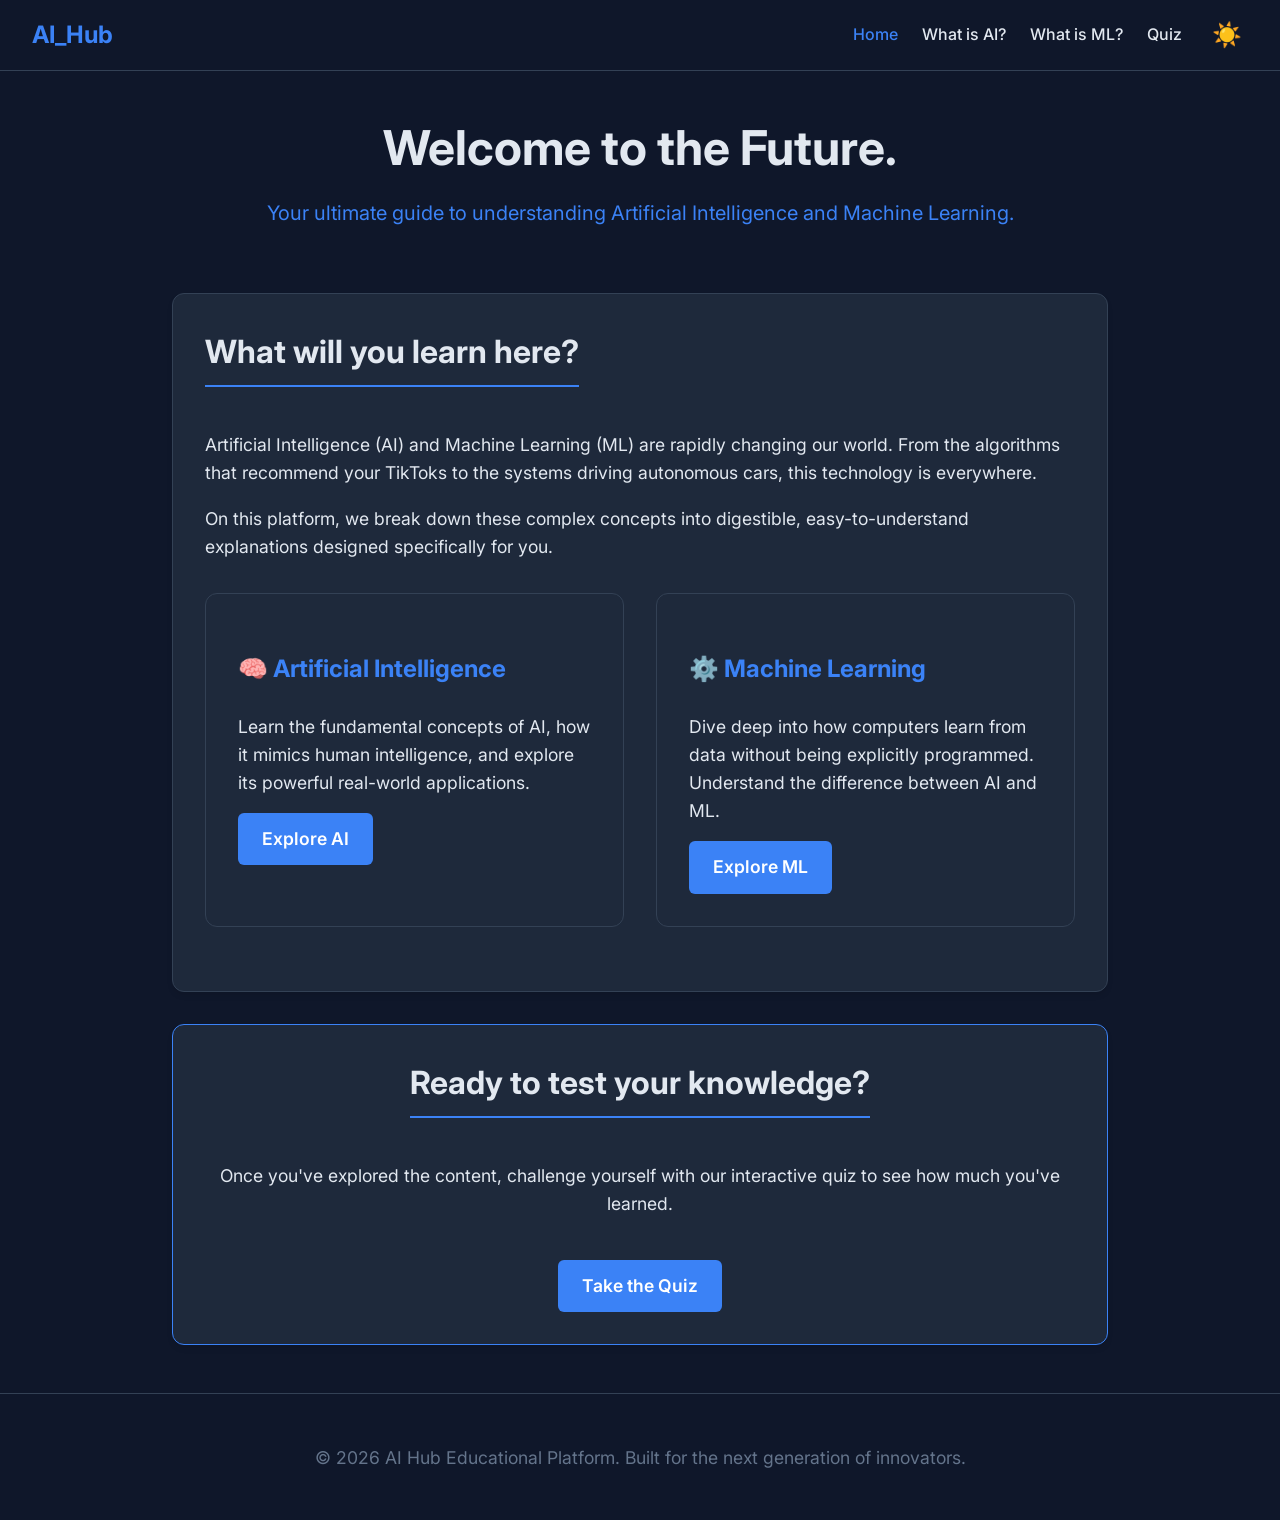
<file: index.html>
<!DOCTYPE html>
<html lang="en">
<head>
    <meta charset="UTF-8">
    <meta name="viewport" content="width=device-width, initial-scale=1.0">
    <title>AI Hub | Home</title>
    <link rel="stylesheet" href="style.css">
    <link href="https://fonts.googleapis.com/css2?family=Inter:wght@400;500;600;700&display=swap" rel="stylesheet">
</head>
<body class="dark-mode">
    <nav>
        <a href="index.html" class="logo">AI_Hub</a>
        <div class="nav-links">
            <a href="index.html" class="active">Home</a>
            <a href="ai.html">What is AI?</a>
            <a href="ml.html">What is ML?</a>
            <a href="quiz.html">Quiz</a>
            <button id="theme-toggle" class="theme-toggle" aria-label="Toggle dark mode">☀️</button>
        </div>
    </nav>

    <main>
        <section style="text-align: center; margin-bottom: 4rem;">
            <h1>Welcome to the Future.</h1>
            <p style="font-size: 1.25rem; color: var(--accent-color);">Your ultimate guide to understanding Artificial Intelligence and Machine Learning.</p>
        </section>

        <section class="card">
            <h2>What will you learn here?</h2>
            <p>Artificial Intelligence (AI) and Machine Learning (ML) are rapidly changing our world. From the algorithms that recommend your TikToks to the systems driving autonomous cars, this technology is everywhere.</p>
            <p>On this platform, we break down these complex concepts into digestible, easy-to-understand explanations designed specifically for you.</p>
            
            <div class="grid">
                <div class="card" style="box-shadow: none;">
                    <h3>🧠 Artificial Intelligence</h3>
                    <p>Learn the fundamental concepts of AI, how it mimics human intelligence, and explore its powerful real-world applications.</p>
                    <a href="ai.html" class="btn">Explore AI</a>
                </div>
                <div class="card" style="box-shadow: none;">
                    <h3>⚙️ Machine Learning</h3>
                    <p>Dive deep into how computers learn from data without being explicitly programmed. Understand the difference between AI and ML.</p>
                    <a href="ml.html" class="btn">Explore ML</a>
                </div>
            </div>
        </section>

        <section class="card" style="text-align: center; border-color: var(--accent-color);">
            <h2>Ready to test your knowledge?</h2>
            <p>Once you've explored the content, challenge yourself with our interactive quiz to see how much you've learned.</p>
            <br>
            <a href="quiz.html" class="btn">Take the Quiz</a>
        </section>
    </main>

    <footer>
        <p>&copy; 2026 AI Hub Educational Platform. Built for the next generation of innovators.</p>
    </footer>

    <script src="script.js"></script>
</body>
</html>
</file>
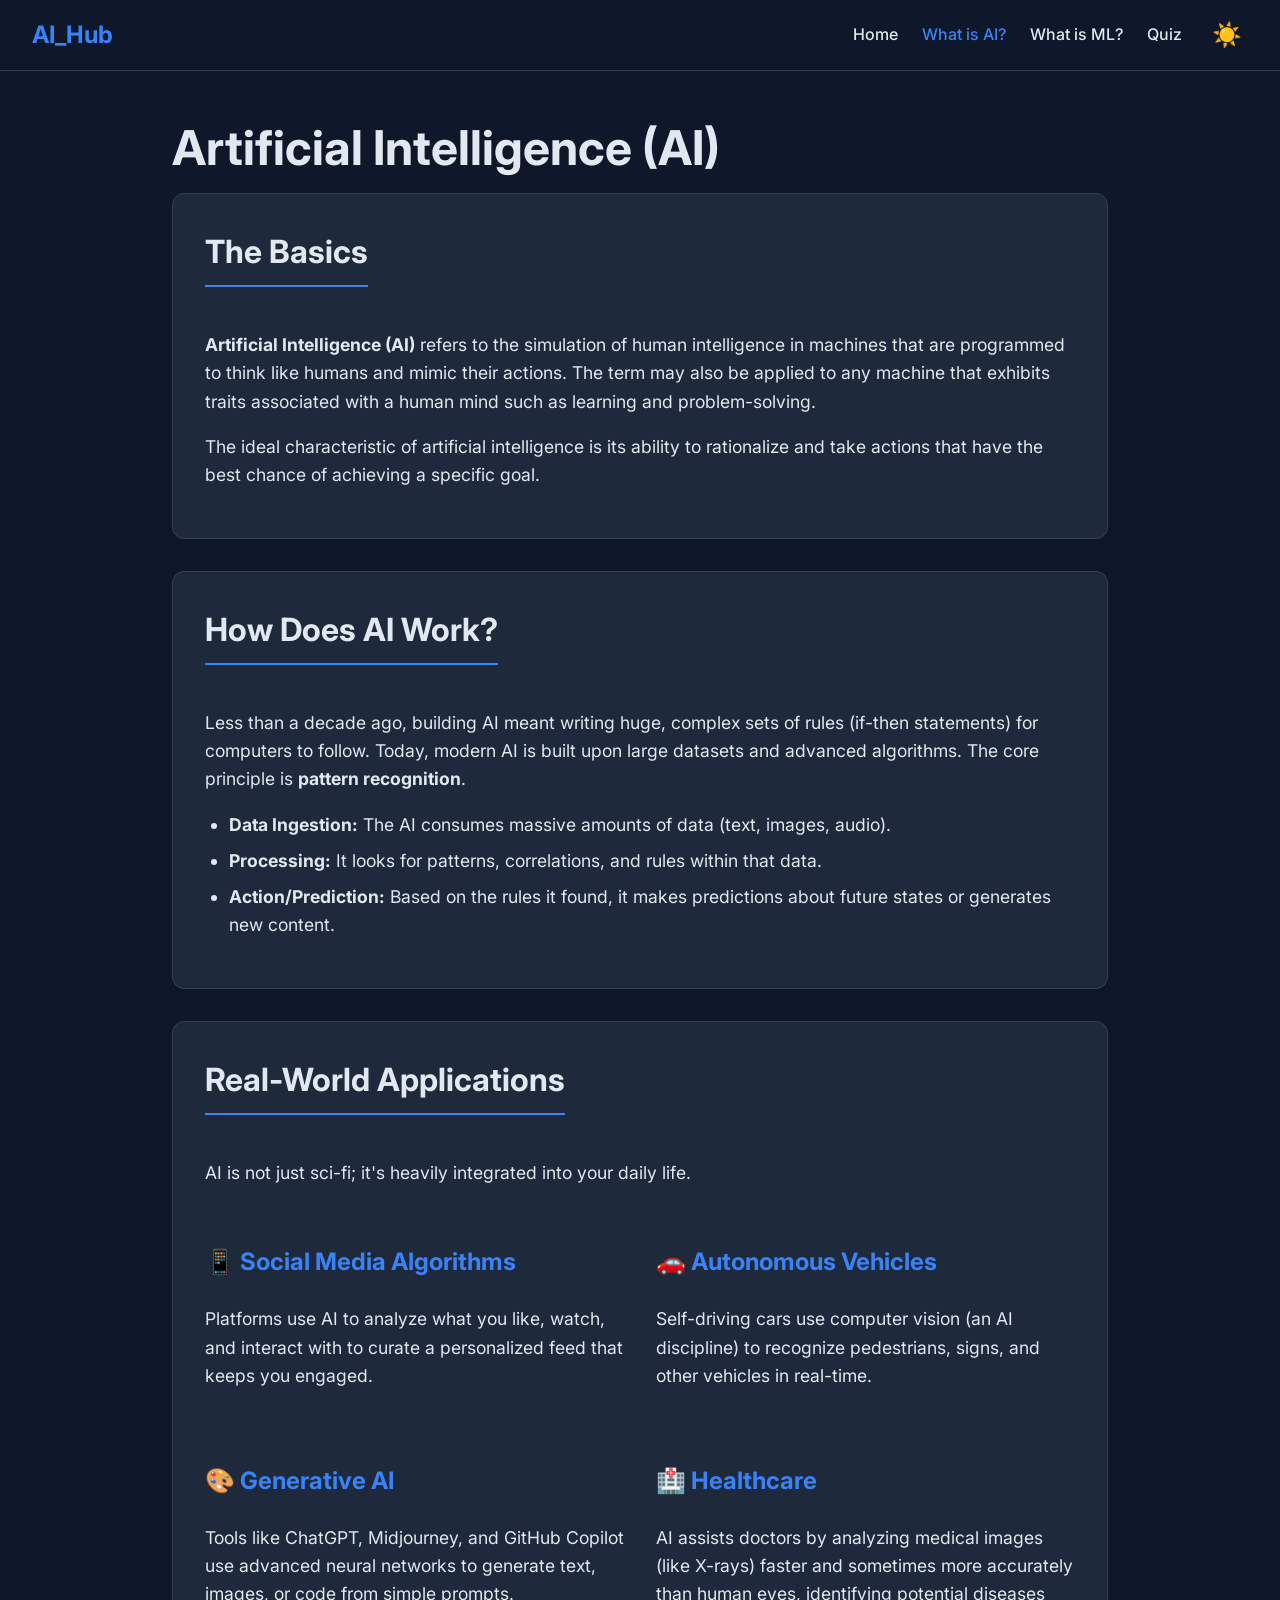
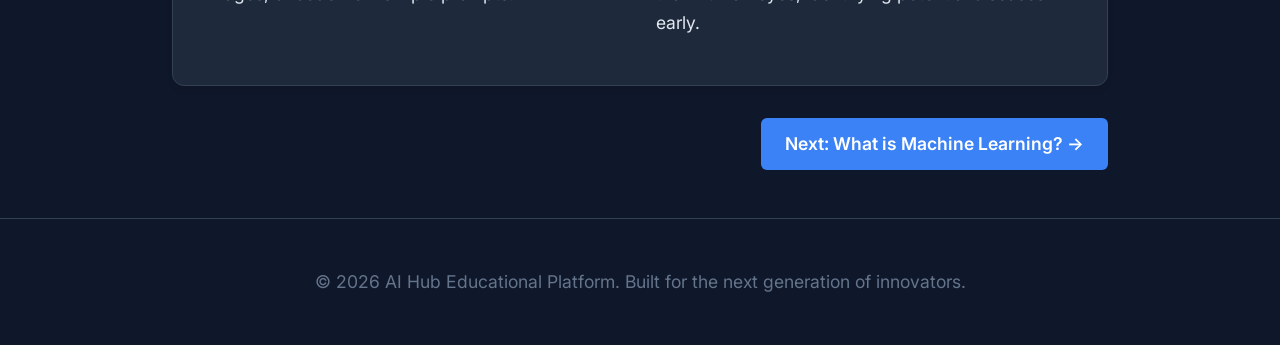
<file: ai.html>
<!DOCTYPE html>
<html lang="en">
<head>
    <meta charset="UTF-8">
    <meta name="viewport" content="width=device-width, initial-scale=1.0">
    <title>AI Hub | What is AI?</title>
    <link rel="stylesheet" href="style.css">
    <link href="https://fonts.googleapis.com/css2?family=Inter:wght@400;500;600;700&display=swap" rel="stylesheet">
</head>
<body class="dark-mode">
    <nav>
        <a href="index.html" class="logo">AI_Hub</a>
        <div class="nav-links">
            <a href="index.html">Home</a>
            <a href="ai.html" class="active">What is AI?</a>
            <a href="ml.html">What is ML?</a>
            <a href="quiz.html">Quiz</a>
            <button id="theme-toggle" class="theme-toggle" aria-label="Toggle dark mode">☀️</button>
        </div>
    </nav>

    <main>
        <h1>Artificial Intelligence (AI)</h1>
        
        <section class="card">
            <h2>The Basics</h2>
            <p><strong>Artificial Intelligence (AI)</strong> refers to the simulation of human intelligence in machines that are programmed to think like humans and mimic their actions. The term may also be applied to any machine that exhibits traits associated with a human mind such as learning and problem-solving.</p>
            <p>The ideal characteristic of artificial intelligence is its ability to rationalize and take actions that have the best chance of achieving a specific goal.</p>
        </section>

        <section class="card">
            <h2>How Does AI Work?</h2>
            <p>Less than a decade ago, building AI meant writing huge, complex sets of rules (if-then statements) for computers to follow. Today, modern AI is built upon large datasets and advanced algorithms. The core principle is <strong>pattern recognition</strong>.</p>
            <ul>
                <li><strong>Data Ingestion:</strong> The AI consumes massive amounts of data (text, images, audio).</li>
                <li><strong>Processing:</strong> It looks for patterns, correlations, and rules within that data.</li>
                <li><strong>Action/Prediction:</strong> Based on the rules it found, it makes predictions about future states or generates new content.</li>
            </ul>
        </section>

        <section class="card">
            <h2>Real-World Applications</h2>
            <p>AI is not just sci-fi; it's heavily integrated into your daily life.</p>
            <div class="grid">
                <div>
                    <h3>📱 Social Media Algorithms</h3>
                    <p>Platforms use AI to analyze what you like, watch, and interact with to curate a personalized feed that keeps you engaged.</p>
                </div>
                <div>
                    <h3>🚗 Autonomous Vehicles</h3>
                    <p>Self-driving cars use computer vision (an AI discipline) to recognize pedestrians, signs, and other vehicles in real-time.</p>
                </div>
                <div>
                    <h3>🎨 Generative AI</h3>
                    <p>Tools like ChatGPT, Midjourney, and GitHub Copilot use advanced neural networks to generate text, images, or code from simple prompts.</p>
                </div>
                <div>
                    <h3>🏥 Healthcare</h3>
                    <p>AI assists doctors by analyzing medical images (like X-rays) faster and sometimes more accurately than human eyes, identifying potential diseases early.</p>
                </div>
            </div>
        </section>
        
        <div style="text-align: right; margin-top: 2rem;">
            <a href="ml.html" class="btn">Next: What is Machine Learning? &rarr;</a>
        </div>
    </main>

    <footer>
        <p>&copy; 2026 AI Hub Educational Platform. Built for the next generation of innovators.</p>
    </footer>

    <script src="script.js"></script>
</body>
</html>
</file>
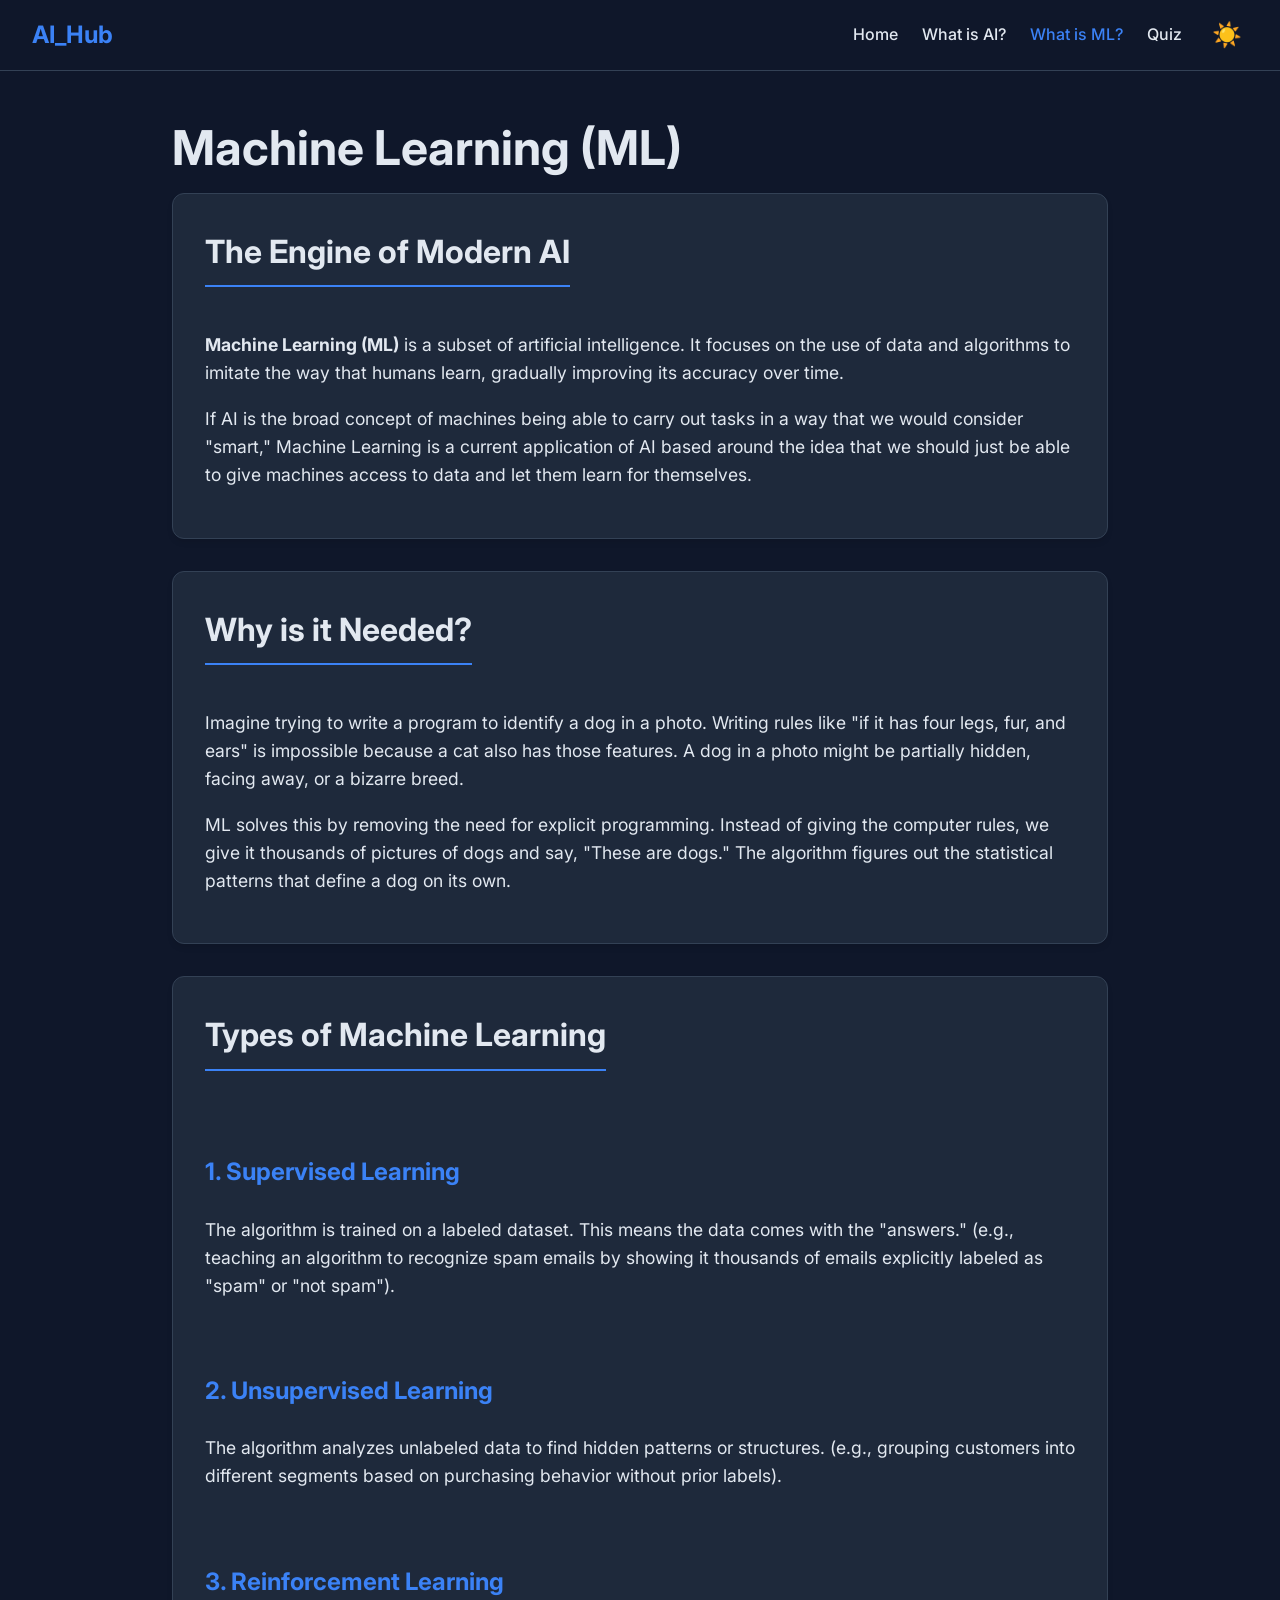
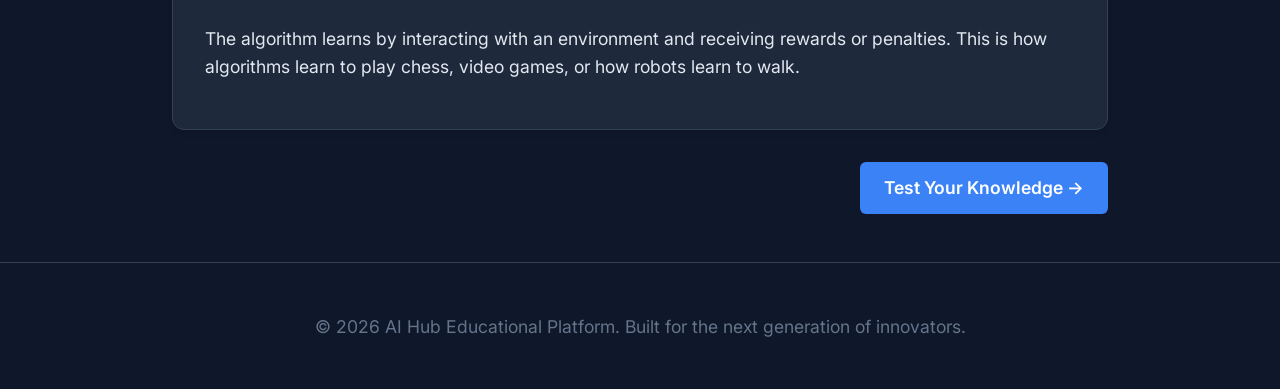
<file: ml.html>
<!DOCTYPE html>
<html lang="en">
<head>
    <meta charset="UTF-8">
    <meta name="viewport" content="width=device-width, initial-scale=1.0">
    <title>AI Hub | What is ML?</title>
    <link rel="stylesheet" href="style.css">
    <link href="https://fonts.googleapis.com/css2?family=Inter:wght@400;500;600;700&display=swap" rel="stylesheet">
</head>
<body class="dark-mode">
    <nav>
        <a href="index.html" class="logo">AI_Hub</a>
        <div class="nav-links">
            <a href="index.html">Home</a>
            <a href="ai.html">What is AI?</a>
            <a href="ml.html" class="active">What is ML?</a>
            <a href="quiz.html">Quiz</a>
            <button id="theme-toggle" class="theme-toggle" aria-label="Toggle dark mode">☀️</button>
        </div>
    </nav>

    <main>
        <h1>Machine Learning (ML)</h1>
        
        <section class="card">
            <h2>The Engine of Modern AI</h2>
            <p><strong>Machine Learning (ML)</strong> is a subset of artificial intelligence. It focuses on the use of data and algorithms to imitate the way that humans learn, gradually improving its accuracy over time.</p>
            <p>If AI is the broad concept of machines being able to carry out tasks in a way that we would consider "smart," Machine Learning is a current application of AI based around the idea that we should just be able to give machines access to data and let them learn for themselves.</p>
        </section>

        <section class="card">
            <h2>Why is it Needed?</h2>
            <p>Imagine trying to write a program to identify a dog in a photo. Writing rules like "if it has four legs, fur, and ears" is impossible because a cat also has those features. A dog in a photo might be partially hidden, facing away, or a bizarre breed.</p>
            <p>ML solves this by removing the need for explicit programming. Instead of giving the computer rules, we give it thousands of pictures of dogs and say, "These are dogs." The algorithm figures out the statistical patterns that define a dog on its own.</p>
        </section>

        <section class="card">
            <h2>Types of Machine Learning</h2>
            <div class="grid" style="grid-template-columns: 1fr;">
                <div>
                    <h3>1. Supervised Learning</h3>
                    <p>The algorithm is trained on a labeled dataset. This means the data comes with the "answers." (e.g., teaching an algorithm to recognize spam emails by showing it thousands of emails explicitly labeled as "spam" or "not spam").</p>
                </div>
                <div>
                    <h3>2. Unsupervised Learning</h3>
                    <p>The algorithm analyzes unlabeled data to find hidden patterns or structures. (e.g., grouping customers into different segments based on purchasing behavior without prior labels).</p>
                </div>
                <div>
                    <h3>3. Reinforcement Learning</h3>
                    <p>The algorithm learns by interacting with an environment and receiving rewards or penalties. This is how algorithms learn to play chess, video games, or how robots learn to walk.</p>
                </div>
            </div>
        </section>

        <div style="text-align: right; margin-top: 2rem;">
            <a href="quiz.html" class="btn">Test Your Knowledge &rarr;</a>
        </div>
    </main>

    <footer>
        <p>&copy; 2026 AI Hub Educational Platform. Built for the next generation of innovators.</p>
    </footer>

    <script src="script.js"></script>
</body>
</html>
</file>
<file: style.css>
:root {
    --bg-color: #f4f4f9;
    --text-color: #333;
    --accent-color: #2563eb;
    --accent-hover: #1d4ed8;
    --card-bg: #ffffff;
    --border-color: #e5e7eb;
    --nav-bg: #ffffff;
}

body.dark-mode {
    --bg-color: #0f172a;
    --text-color: #e2e8f0;
    --accent-color: #3b82f6;
    --accent-hover: #60a5fa;
    --card-bg: #1e293b;
    --border-color: #334155;
    --nav-bg: #0f172a;
}

* { box-sizing: border-box; }
body {
    margin: 0; padding: 0;
    font-family: 'Inter', -apple-system, BlinkMacSystemFont, 'Segoe UI', Roboto, sans-serif;
    background-color: var(--bg-color);
    color: var(--text-color);
    line-height: 1.6;
    transition: background-color 0.3s, color 0.3s;
}

/* Nav */
nav {
    display: flex; justify-content: space-between; align-items: center;
    padding: 1rem 2rem;
    background-color: var(--nav-bg);
    border-bottom: 1px solid var(--border-color);
    position: sticky; top: 0; z-index: 100;
}
.logo { font-size: 1.5rem; font-weight: bold; color: var(--accent-color); text-decoration: none; }
.nav-links { display: flex; align-items: center; }
.nav-links a {
    color: var(--text-color); text-decoration: none; margin-left: 1.5rem; font-weight: 500; transition: color 0.2s;
}
.nav-links a:hover, .nav-links a.active { color: var(--accent-color); }
.theme-toggle { background: none; border: none; cursor: pointer; font-size: 1.5rem; margin-left: 1.5rem; }

/* Layout */
main { max-width: 1000px; margin: 3rem auto; padding: 0 2rem; min-height: 80vh; }

/* Cards */
.card {
    background: var(--card-bg); border: 1px solid var(--border-color);
    border-radius: 12px; padding: 2rem; margin-bottom: 2rem;
    box-shadow: 0 4px 6px -1px rgba(0,0,0,0.1);
    transition: transform 0.2s;
}
.card:hover { transform: translateY(-3px); }

/* Typography */
h1 { font-size: 3rem; margin-bottom: 1rem; color: var(--text-color); line-height: 1.2; }
h2 { font-size: 2rem; margin-top: 0; border-bottom: 2px solid var(--accent-color); padding-bottom: 0.5rem; display: inline-block; }
h3 { font-size: 1.5rem; color: var(--accent-color); margin-top: 1.5rem; }
p { font-size: 1.1rem; margin-bottom: 1rem; }
ul, ol { font-size: 1.1rem; margin-bottom: 1rem; padding-left: 1.5rem; }
li { margin-bottom: 0.5rem; }

/* Buttons */
.btn {
    display: inline-block; padding: 0.75rem 1.5rem;
    background-color: var(--accent-color); color: white;
    border: none; border-radius: 6px; font-size: 1.1rem; font-weight: 600;
    cursor: pointer; text-decoration: none; transition: background-color 0.2s;
}
.btn:hover { background-color: var(--accent-hover); }

/* Quiz */
.quiz-options { display: flex; flex-direction: column; gap: 1rem; margin-top: 1.5rem; }
.quiz-option {
    padding: 1rem; background: var(--bg-color); border: 1px solid var(--border-color);
    border-radius: 6px; cursor: pointer; text-align: left; font-size: 1.1rem; color: var(--text-color);
    transition: all 0.2s;
}
.quiz-option:hover { border-color: var(--accent-color); background: var(--card-bg); }
.quiz-option.selected { border-color: var(--accent-color); background: rgba(59, 130, 246, 0.1); }
.quiz-option.correct { border-color: #22c55e !important; background: rgba(34, 197, 94, 0.1) !important; }
.quiz-option.incorrect { border-color: #ef4444 !important; background: rgba(239, 68, 68, 0.1) !important; }

.hidden { display: none !important; }
#quiz-result { text-align: center; font-size: 1.5rem; margin-top: 2rem; }
.score-display { font-size: 4rem; font-weight: bold; color: var(--accent-color); margin: 1rem 0; }

/* Grid layout */
.grid { display: grid; grid-template-columns: 1fr 1fr; gap: 2rem; margin-top: 2rem; }
@media (max-width: 768px) { .grid { grid-template-columns: 1fr; } }
@media (max-width: 600px) {
    nav { flex-direction: column; gap: 1rem; }
    .nav-links { flex-wrap: wrap; justify-content: center; gap: 1rem; }
    .nav-links a { margin-left: 0; }
}

footer { text-align: center; padding: 2rem; color: #64748b; font-size: 0.9rem; border-top: 1px solid var(--border-color); }
</file>
